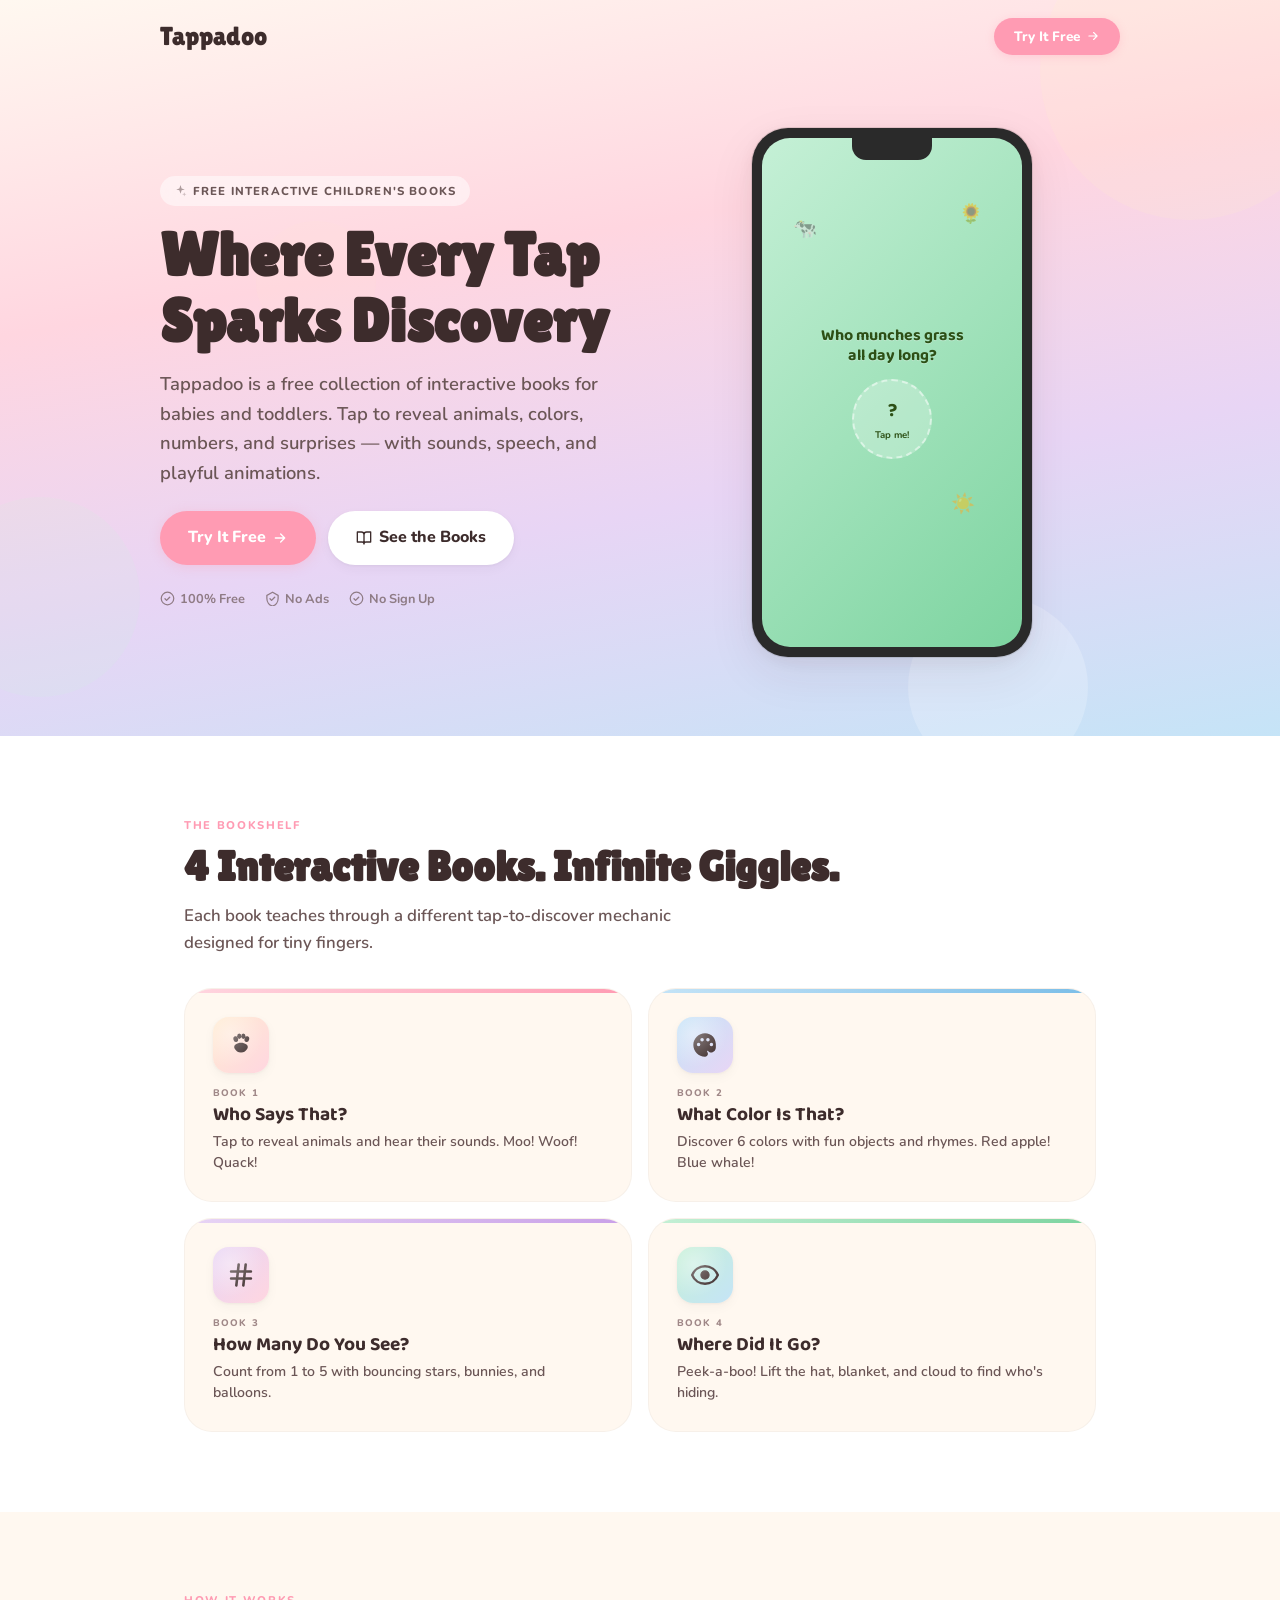
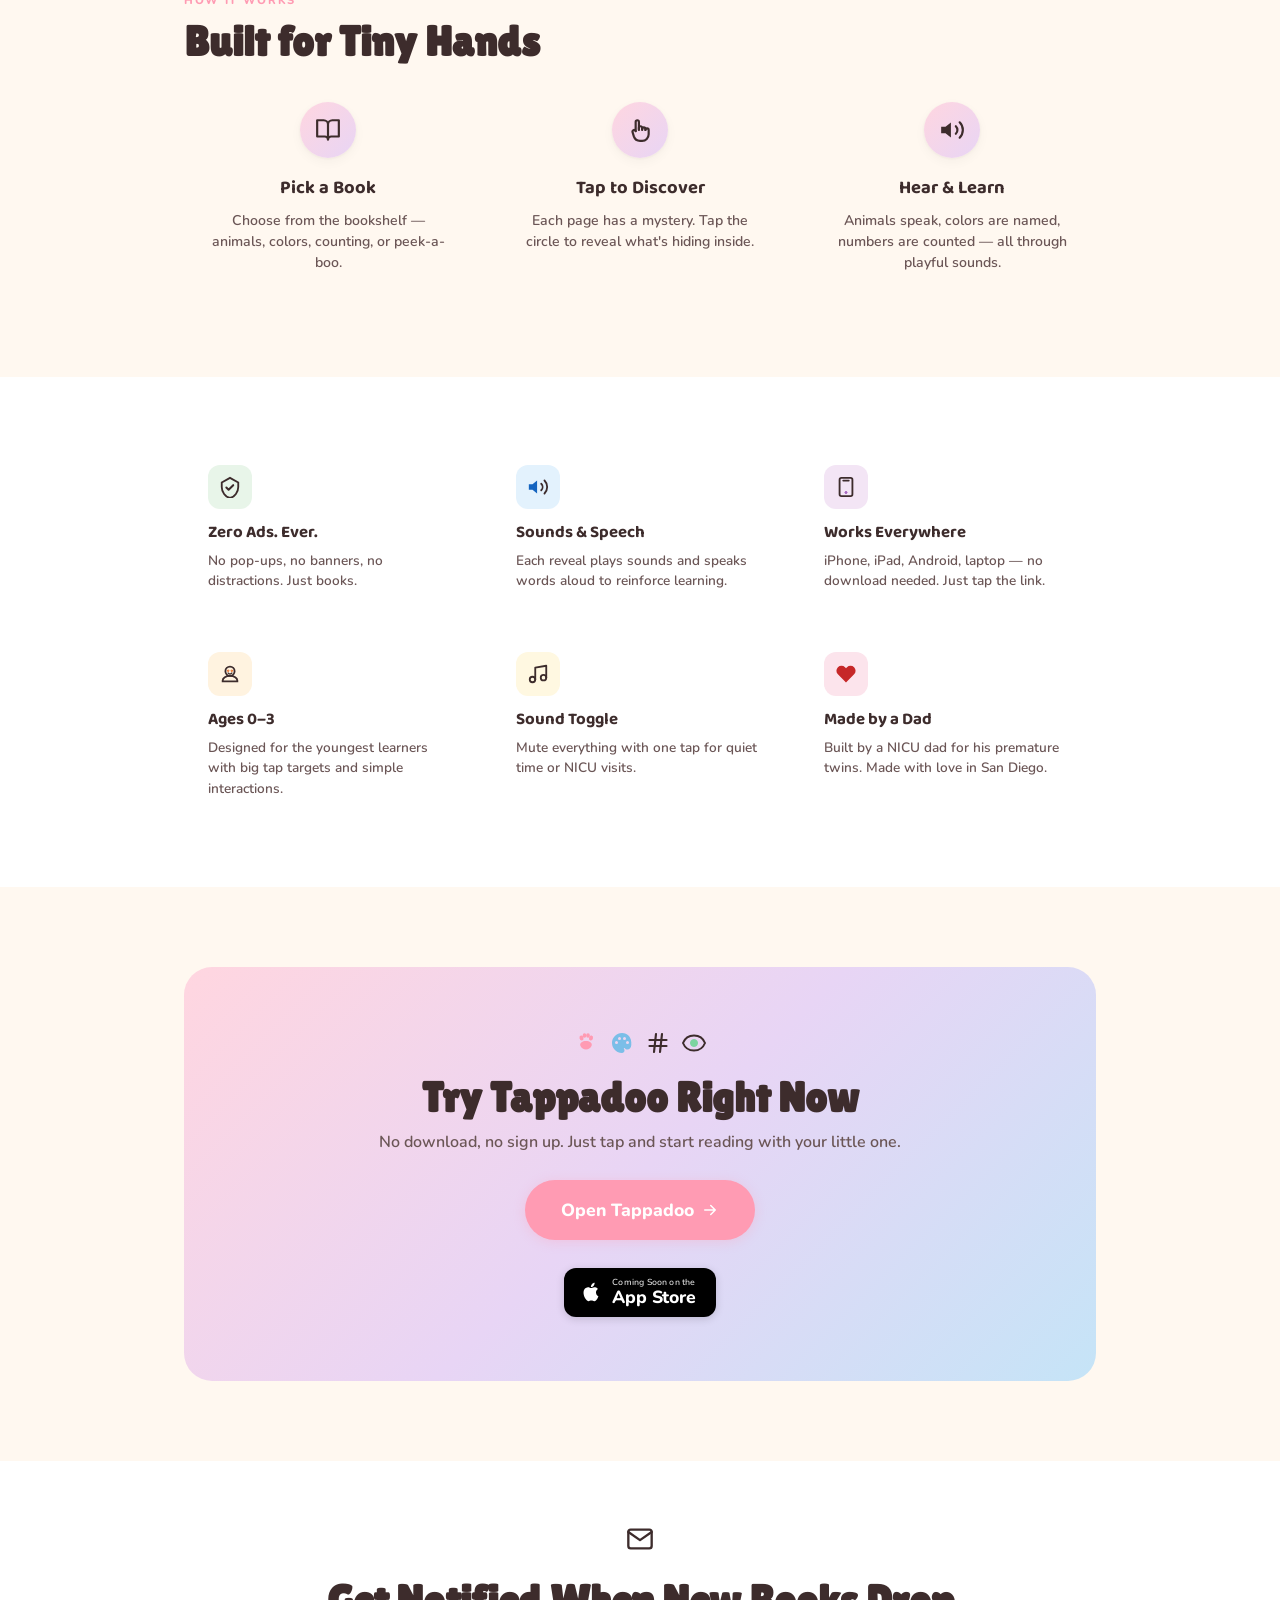
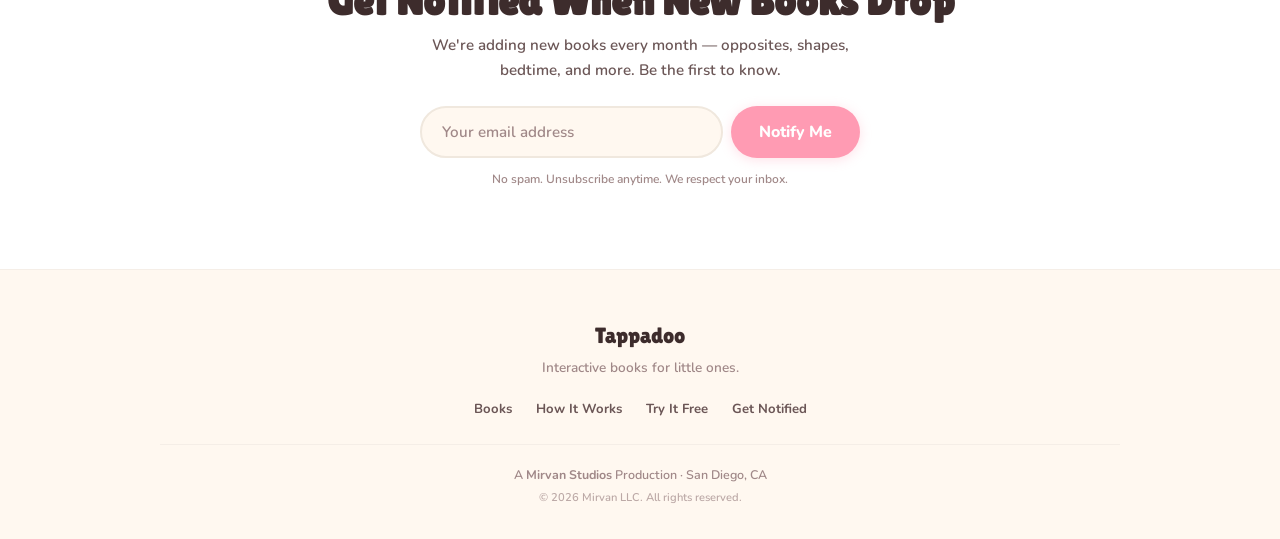
<file: index.html>
<!DOCTYPE html>
<html lang="en">
<head>
  <meta charset="UTF-8" />
  <meta name="viewport" content="width=device-width, initial-scale=1.0" />
  <title>Tappadoo — Free Interactive Books for Babies & Toddlers</title>
  <meta name="description" content="Tappadoo is a free interactive children's book app. Babies and toddlers learn animals, colors, counting, and more through tap-to-discover books. Try it free!" />
  <meta name="keywords" content="interactive children's book, baby book app, toddler learning app, interactive baby book, free kids book, educational app for babies" />
  <meta property="og:title" content="Tappadoo — Free Interactive Books for Babies & Toddlers" />
  <meta property="og:description" content="Tap, discover, and learn! Free interactive books that teach animals, colors, counting, and more." />
  <meta property="og:type" content="website" />
  <meta property="og:url" content="https://interactivechildrensbook.com" />
  <meta name="twitter:card" content="summary_large_image" />
  <meta name="theme-color" content="#FFF8F0" />
  <link rel="canonical" href="https://interactivechildrensbook.com" />
  <link rel="preconnect" href="https://fonts.googleapis.com" />
  <link href="https://fonts.googleapis.com/css2?family=Baloo+2:wght@400;500;600;700;800&family=Lilita+One&family=Nunito:wght@400;600;700;800&display=swap" rel="stylesheet" />
  <link rel="stylesheet" href="landing.css" />
</head>
<body>

  <!-- INLINE SVG DEFS -->
  <svg xmlns="http://www.w3.org/2000/svg" style="display:none;">
    <symbol id="i-apple" viewBox="0 0 24 24"><path d="M18.71 19.5c-.83 1.24-1.71 2.45-3.05 2.47-1.34.03-1.77-.79-3.29-.79-1.53 0-2 .77-3.27.82-1.31.05-2.3-1.32-3.14-2.53C4.25 17 2.94 12.45 4.7 9.39c.87-1.52 2.43-2.48 4.12-2.51 1.28-.02 2.5.87 3.29.87.78 0 2.26-1.07 3.8-.91.65.03 2.47.26 3.64 1.98-.09.06-2.17 1.28-2.15 3.81.03 3.02 2.65 4.03 2.68 4.04-.03.07-.42 1.44-1.38 2.83M13 3.5c.73-.83 1.94-1.46 2.94-1.5.13 1.17-.34 2.35-1.04 3.19-.69.85-1.83 1.51-2.95 1.42-.15-1.15.41-2.35 1.05-3.11z"/></symbol>
    <symbol id="i-paw" viewBox="0 0 24 24"><path d="M12 18.5c-2.5 0-4.5-1.5-5.5-3.5-.6-1.2-.3-2.7.8-3.5 1.5-1.1 3-1.5 4.7-1.5s3.2.4 4.7 1.5c1.1.8 1.4 2.3.8 3.5-1 2-3 3.5-5.5 3.5z"/><ellipse cx="7.5" cy="7" rx="2" ry="2.5" transform="rotate(-15 7.5 7)"/><ellipse cx="10.5" cy="4.5" rx="1.8" ry="2.3"/><ellipse cx="14" cy="4.5" rx="1.8" ry="2.3"/><ellipse cx="17" cy="7" rx="2" ry="2.5" transform="rotate(15 17 7)"/></symbol>
    <symbol id="i-palette" viewBox="0 0 24 24"><path d="M12 2C6.49 2 2 6.49 2 12s4.49 10 10 10c1.38 0 2.5-1.12 2.5-2.5 0-.61-.23-1.2-.64-1.67a.528.528 0 01.12-.68c.29-.22.62-.13.82.12.62.78 1.53 1.23 2.5 1.23 2.21 0 4-2.01 4-4.5C22 6.04 17.51 2 12 2zM6.5 13a1.5 1.5 0 110-3 1.5 1.5 0 010 3zm3-4a1.5 1.5 0 110-3 1.5 1.5 0 010 3zm5 0a1.5 1.5 0 110-3 1.5 1.5 0 010 3zm3 4a1.5 1.5 0 110-3 1.5 1.5 0 010 3z"/></symbol>
    <symbol id="i-hash" viewBox="0 0 24 24"><path d="M10 3L8 21M16 3l-2 18M3.5 9h17M3.5 15h17" fill="none" stroke="currentColor" stroke-width="2.2" stroke-linecap="round"/></symbol>
    <symbol id="i-eye" viewBox="0 0 24 24"><path d="M12 4.5C7 4.5 2.73 7.61 1 12c1.73 4.39 6 7.5 11 7.5s9.27-3.11 11-7.5c-1.73-4.39-6-7.5-11-7.5z" fill="none" stroke="currentColor" stroke-width="2"/><circle cx="12" cy="12" r="3.5"/></symbol>
    <symbol id="i-check" viewBox="0 0 24 24"><circle cx="12" cy="12" r="10" fill="none" stroke="currentColor" stroke-width="2"/><path d="M8 12.5l2.5 2.5 5-5" fill="none" stroke="currentColor" stroke-width="2.2" stroke-linecap="round" stroke-linejoin="round"/></symbol>
    <symbol id="i-shield" viewBox="0 0 24 24"><path d="M12 2L3 7v5c0 5.55 3.84 10.74 9 12 5.16-1.26 9-6.45 9-12V7l-9-5z" fill="none" stroke="currentColor" stroke-width="2"/><path d="M8 12.5l2.5 2.5 5-5" fill="none" stroke="currentColor" stroke-width="2.2" stroke-linecap="round" stroke-linejoin="round"/></symbol>
    <symbol id="i-sound" viewBox="0 0 24 24"><path d="M11 5L6 9H2v6h4l5 4V5z"/><path d="M15.54 8.46a5 5 0 010 7.07M19.07 4.93a10 10 0 010 14.14" fill="none" stroke="currentColor" stroke-width="2" stroke-linecap="round"/></symbol>
    <symbol id="i-device" viewBox="0 0 24 24"><rect x="5" y="2" width="14" height="20" rx="2" fill="none" stroke="currentColor" stroke-width="2"/><circle cx="12" cy="18" r="1"/><line x1="9" y1="5" x2="15" y2="5" stroke="currentColor" stroke-width="2" stroke-linecap="round"/></symbol>
    <symbol id="i-baby" viewBox="0 0 24 24"><circle cx="12" cy="9" r="5" fill="none" stroke="currentColor" stroke-width="2"/><path d="M12 14c-4.42 0-8 2.24-8 5v1h16v-1c0-2.76-3.58-5-8-5z" fill="none" stroke="currentColor" stroke-width="2"/><circle cx="10" cy="8.5" r="0.8"/><circle cx="14" cy="8.5" r="0.8"/><path d="M10 11c.5.6 1.2 1 2 1s1.5-.4 2-1" fill="none" stroke="currentColor" stroke-width="1.5" stroke-linecap="round"/></symbol>
    <symbol id="i-music" viewBox="0 0 24 24"><path d="M9 18V5l12-2v13" fill="none" stroke="currentColor" stroke-width="2" stroke-linecap="round" stroke-linejoin="round"/><circle cx="6" cy="18" r="3" fill="none" stroke="currentColor" stroke-width="2"/><circle cx="18" cy="16" r="3" fill="none" stroke="currentColor" stroke-width="2"/></symbol>
    <symbol id="i-heart" viewBox="0 0 24 24"><path d="M20.84 4.61a5.5 5.5 0 00-7.78 0L12 5.67l-1.06-1.06a5.5 5.5 0 00-7.78 7.78L12 21.23l8.84-8.84a5.5 5.5 0 000-7.78z"/></symbol>
    <symbol id="i-book" viewBox="0 0 24 24"><path d="M2 3h6a4 4 0 014 4v14a3 3 0 00-3-3H2V3zM22 3h-6a4 4 0 00-4 4v14a3 3 0 013-3h7V3z" fill="none" stroke="currentColor" stroke-width="2" stroke-linecap="round" stroke-linejoin="round"/></symbol>
    <symbol id="i-tap" viewBox="0 0 24 24"><path d="M8 13V4.5a1.5 1.5 0 013 0V12" fill="none" stroke="currentColor" stroke-width="2" stroke-linecap="round"/><path d="M11 11.5V10a1.5 1.5 0 013 0v1.5" fill="none" stroke="currentColor" stroke-width="2" stroke-linecap="round"/><path d="M14 12v-1a1.5 1.5 0 013 0v1" fill="none" stroke="currentColor" stroke-width="2" stroke-linecap="round"/><path d="M17 12a1.5 1.5 0 013 0v4a6 6 0 01-6 6h-2a6 6 0 01-5.69-4.1L5 13.5a1.5 1.5 0 012.47-1.15L8 13" fill="none" stroke="currentColor" stroke-width="2" stroke-linecap="round" stroke-linejoin="round"/></symbol>
    <symbol id="i-sparkle" viewBox="0 0 24 24"><path d="M12 2l2.09 6.26L20 10l-5.91 1.74L12 18l-2.09-6.26L4 10l5.91-1.74L12 2z"/><path d="M19 15l1.04 3.13L23 19l-2.96.87L19 23l-1.04-3.13L15 19l2.96-.87L19 15z" opacity=".6"/></symbol>
    <symbol id="i-arrow" viewBox="0 0 24 24"><path d="M5 12h14M13 6l6 6-6 6" fill="none" stroke="currentColor" stroke-width="2" stroke-linecap="round" stroke-linejoin="round"/></symbol>
    <symbol id="i-mail" viewBox="0 0 24 24"><rect x="2" y="4" width="20" height="16" rx="2" fill="none" stroke="currentColor" stroke-width="2"/><path d="M22 6l-10 7L2 6" fill="none" stroke="currentColor" stroke-width="2" stroke-linecap="round" stroke-linejoin="round"/></symbol>
  </svg>

  <!-- NAV -->
  <nav class="nav">
    <div class="nav-inner">
      <a href="/" class="nav-logo">Tappadoo</a>
      <a href="#try" class="nav-cta">Try It Free <svg width="14" height="14"><use href="#i-arrow"/></svg></a>
    </div>
  </nav>

  <!-- HERO -->
  <header class="hero" id="top">
    <div class="hero-bg-shapes">
      <div class="shape shape-1"></div>
      <div class="shape shape-2"></div>
      <div class="shape shape-3"></div>
      <div class="shape shape-4"></div>
    </div>
    <div class="hero-inner">
      <div class="hero-text">
        <div class="hero-badge">
          <svg width="13" height="13" style="fill:currentColor; opacity:0.55;"><use href="#i-sparkle"/></svg>
          Free Interactive Children's Books
        </div>
        <h1>Where Every Tap<br>Sparks Discovery</h1>
        <p class="hero-sub">Tappadoo is a free collection of interactive books for babies and toddlers. Tap to reveal animals, colors, numbers, and surprises — with sounds, speech, and playful animations.</p>
        <div class="hero-actions">
          <a href="#try" class="btn btn-primary">Try It Free <svg width="16" height="16"><use href="#i-arrow"/></svg></a>
          <a href="#books" class="btn btn-secondary"><svg width="16" height="16"><use href="#i-book"/></svg> See the Books</a>
        </div>
        <div class="hero-trust">
          <span class="trust-item"><svg width="15" height="15" class="trust-icon"><use href="#i-check"/></svg> 100% Free</span>
          <span class="trust-item"><svg width="15" height="15" class="trust-icon"><use href="#i-shield"/></svg> No Ads</span>
          <span class="trust-item"><svg width="15" height="15" class="trust-icon"><use href="#i-check"/></svg> No Sign Up</span>
        </div>
      </div>
      <div class="hero-visual">
        <div class="phone-frame">
          <div class="phone-screen">
            <div class="phone-demo">
              <div class="demo-bg"></div>
              <div class="demo-float demo-f1">🐄</div>
              <div class="demo-float demo-f2">🌻</div>
              <div class="demo-float demo-f3">☀️</div>
              <p class="demo-question">Who munches grass<br>all day long?</p>
              <div class="demo-tap-circle"><span>?</span><small>Tap me!</small></div>
            </div>
          </div>
        </div>
      </div>
    </div>
  </header>

  <!-- BOOKS -->
  <section class="books" id="books">
    <div class="section-inner">
      <div class="section-label">The Bookshelf</div>
      <h2>4 Interactive Books. Infinite Giggles.</h2>
      <p class="section-sub">Each book teaches through a different tap-to-discover mechanic designed for tiny fingers.</p>
      <div class="book-grid">
        <div class="book-item" style="--accent:#FFD6E0;--accent-deep:#FF9BB3;">
          <div class="book-item-icon" style="background:linear-gradient(135deg,#FFECD2,#FFD6E0);"><svg width="28" height="28" style="fill:var(--text);"><use href="#i-paw"/></svg></div>
          <div class="book-item-num">Book 1</div>
          <h3>Who Says That?</h3>
          <p>Tap to reveal animals and hear their sounds. Moo! Woof! Quack!</p>
        </div>
        <div class="book-item" style="--accent:#C5E4F7;--accent-deep:#7BBEE8;">
          <div class="book-item-icon" style="background:linear-gradient(135deg,#C5E4F7,#E8D5F5);"><svg width="28" height="28" style="fill:var(--text);"><use href="#i-palette"/></svg></div>
          <div class="book-item-num">Book 2</div>
          <h3>What Color Is That?</h3>
          <p>Discover 6 colors with fun objects and rhymes. Red apple! Blue whale!</p>
        </div>
        <div class="book-item" style="--accent:#E8D5F5;--accent-deep:#C9A0E8;">
          <div class="book-item-icon" style="background:linear-gradient(135deg,#E8D5F5,#FFD6E0);"><svg width="28" height="28" style="fill:none;stroke:var(--text);stroke-width:2;"><use href="#i-hash"/></svg></div>
          <div class="book-item-num">Book 3</div>
          <h3>How Many Do You See?</h3>
          <p>Count from 1 to 5 with bouncing stars, bunnies, and balloons.</p>
        </div>
        <div class="book-item" style="--accent:#C5F0D6;--accent-deep:#7DD4A0;">
          <div class="book-item-icon" style="background:linear-gradient(135deg,#C5F0D6,#C5E4F7);"><svg width="28" height="28" style="fill:var(--text);stroke:var(--text);"><use href="#i-eye"/></svg></div>
          <div class="book-item-num">Book 4</div>
          <h3>Where Did It Go?</h3>
          <p>Peek-a-boo! Lift the hat, blanket, and cloud to find who's hiding.</p>
        </div>
      </div>
    </div>
  </section>

  <!-- HOW IT WORKS -->
  <section class="how" id="how">
    <div class="section-inner">
      <div class="section-label">How It Works</div>
      <h2>Built for Tiny Hands</h2>
      <div class="how-grid">
        <div class="how-step">
          <div class="how-icon"><svg width="26" height="26" style="fill:none;stroke:var(--text);stroke-width:1.8;"><use href="#i-book"/></svg></div>
          <h3>Pick a Book</h3>
          <p>Choose from the bookshelf — animals, colors, counting, or peek-a-boo.</p>
        </div>
        <div class="how-step">
          <div class="how-icon"><svg width="26" height="26" style="fill:none;stroke:var(--text);stroke-width:1.8;"><use href="#i-tap"/></svg></div>
          <h3>Tap to Discover</h3>
          <p>Each page has a mystery. Tap the circle to reveal what's hiding inside.</p>
        </div>
        <div class="how-step">
          <div class="how-icon"><svg width="26" height="26" style="fill:var(--text);"><use href="#i-sound"/></svg></div>
          <h3>Hear & Learn</h3>
          <p>Animals speak, colors are named, numbers are counted — all through playful sounds.</p>
        </div>
      </div>
    </div>
  </section>

  <!-- FEATURES -->
  <section class="features">
    <div class="section-inner">
      <div class="features-grid">
        <div class="feature">
          <div class="feature-icon-wrap" style="--fi-bg:#E8F5E9;"><svg width="22" height="22" style="fill:none;stroke:#2E7D32;"><use href="#i-shield"/></svg></div>
          <h3>Zero Ads. Ever.</h3>
          <p>No pop-ups, no banners, no distractions. Just books.</p>
        </div>
        <div class="feature">
          <div class="feature-icon-wrap" style="--fi-bg:#E3F2FD;"><svg width="22" height="22" style="fill:#1565C0;"><use href="#i-sound"/></svg></div>
          <h3>Sounds & Speech</h3>
          <p>Each reveal plays sounds and speaks words aloud to reinforce learning.</p>
        </div>
        <div class="feature">
          <div class="feature-icon-wrap" style="--fi-bg:#F3E5F5;"><svg width="22" height="22" style="fill:none;stroke:#7B1FA2;"><use href="#i-device"/></svg></div>
          <h3>Works Everywhere</h3>
          <p>iPhone, iPad, Android, laptop — no download needed. Just tap the link.</p>
        </div>
        <div class="feature">
          <div class="feature-icon-wrap" style="--fi-bg:#FFF3E0;"><svg width="22" height="22" style="fill:none;stroke:#E65100;"><use href="#i-baby"/></svg></div>
          <h3>Ages 0–3</h3>
          <p>Designed for the youngest learners with big tap targets and simple interactions.</p>
        </div>
        <div class="feature">
          <div class="feature-icon-wrap" style="--fi-bg:#FFF8E1;"><svg width="22" height="22" style="fill:none;stroke:#F9A825;"><use href="#i-music"/></svg></div>
          <h3>Sound Toggle</h3>
          <p>Mute everything with one tap for quiet time or NICU visits.</p>
        </div>
        <div class="feature">
          <div class="feature-icon-wrap" style="--fi-bg:#FCE4EC;"><svg width="22" height="22" style="fill:#C62828;"><use href="#i-heart"/></svg></div>
          <h3>Made by a Dad</h3>
          <p>Built by a NICU dad for his premature twins. Made with love in San Diego.</p>
        </div>
      </div>
    </div>
  </section>

  <!-- CTA -->
  <section class="cta-section" id="try">
    <div class="section-inner">
      <div class="cta-box">
        <div class="cta-icons">
          <svg width="24" height="24" style="fill:#FF9BB3;"><use href="#i-paw"/></svg>
          <svg width="24" height="24" style="fill:#7BBEE8;"><use href="#i-palette"/></svg>
          <svg width="24" height="24" style="fill:none;stroke:#C9A0E8;stroke-width:2.5;"><use href="#i-hash"/></svg>
          <svg width="24" height="24" style="fill:#7DD4A0;stroke:#7DD4A0;"><use href="#i-eye"/></svg>
        </div>
        <h2>Try Tappadoo Right Now</h2>
        <p>No download, no sign up. Just tap and start reading with your little one.</p>
        <a href="https://tappadoo.vercel.app" target="_blank" rel="noopener" class="btn btn-primary btn-lg">
          Open Tappadoo <svg width="18" height="18"><use href="#i-arrow"/></svg>
        </a>
        <div class="cta-coming">
          <div class="app-store-badge">
            <svg class="apple-logo" width="22" height="26" viewBox="0 0 24 24" fill="currentColor"><use href="#i-apple"/></svg>
            <div class="app-store-text">
              <span class="app-store-small">Coming Soon on the</span>
              <span class="app-store-big">App Store</span>
            </div>
          </div>
        </div>
      </div>
    </div>
  </section>

  <!-- EMAIL SIGNUP -->
  <section class="signup" id="notify">
    <div class="section-inner">
      <div class="signup-icon"><svg width="28" height="28" style="fill:none;stroke:var(--blush-deep);stroke-width:2;"><use href="#i-mail"/></svg></div>
      <h2>Get Notified When New Books Drop</h2>
      <p>We're adding new books every month — opposites, shapes, bedtime, and more. Be the first to know.</p>
      <form class="signup-form" action="https://formspree.io/f/YOURFORMID" method="POST">
        <input type="email" name="email" placeholder="Your email address" required />
        <button type="submit" class="btn btn-primary">Notify Me</button>
      </form>
      <small class="signup-note">No spam. Unsubscribe anytime. We respect your inbox.</small>
    </div>
  </section>

  <!-- FOOTER -->
  <footer class="footer">
    <div class="footer-inner">
      <div class="footer-brand">
        <span class="footer-logo">Tappadoo</span>
        <p>Interactive books for little ones.</p>
      </div>
      <div class="footer-links">
        <a href="#books">Books</a>
        <a href="#how">How It Works</a>
        <a href="#try">Try It Free</a>
        <a href="#notify">Get Notified</a>
      </div>
      <div class="footer-bottom">
        <p>A <strong>Mirvan Studios</strong> Production · San Diego, CA</p>
        <p class="footer-copy">© 2026 Mirvan LLC. All rights reserved.</p>
      </div>
    </div>
  </footer>

  <script>
    document.querySelectorAll('a[href^="#"]').forEach(a => {
      a.addEventListener('click', e => {
        e.preventDefault();
        const el = document.querySelector(a.getAttribute('href'));
        if (el) el.scrollIntoView({ behavior: 'smooth', block: 'start' });
      });
    });
    const nav = document.querySelector('.nav');
    window.addEventListener('scroll', () => nav.classList.toggle('nav-scrolled', window.scrollY > 40));
    const observer = new IntersectionObserver(entries => {
      entries.forEach(e => { if (e.isIntersecting) e.target.classList.add('visible'); });
    }, { threshold: 0.1, rootMargin: '0px 0px -40px 0px' });
    document.querySelectorAll('.book-item,.how-step,.feature,.cta-box').forEach(el => {
      el.classList.add('fade-target'); observer.observe(el);
    });
  </script>
</body>
</html>
</file>
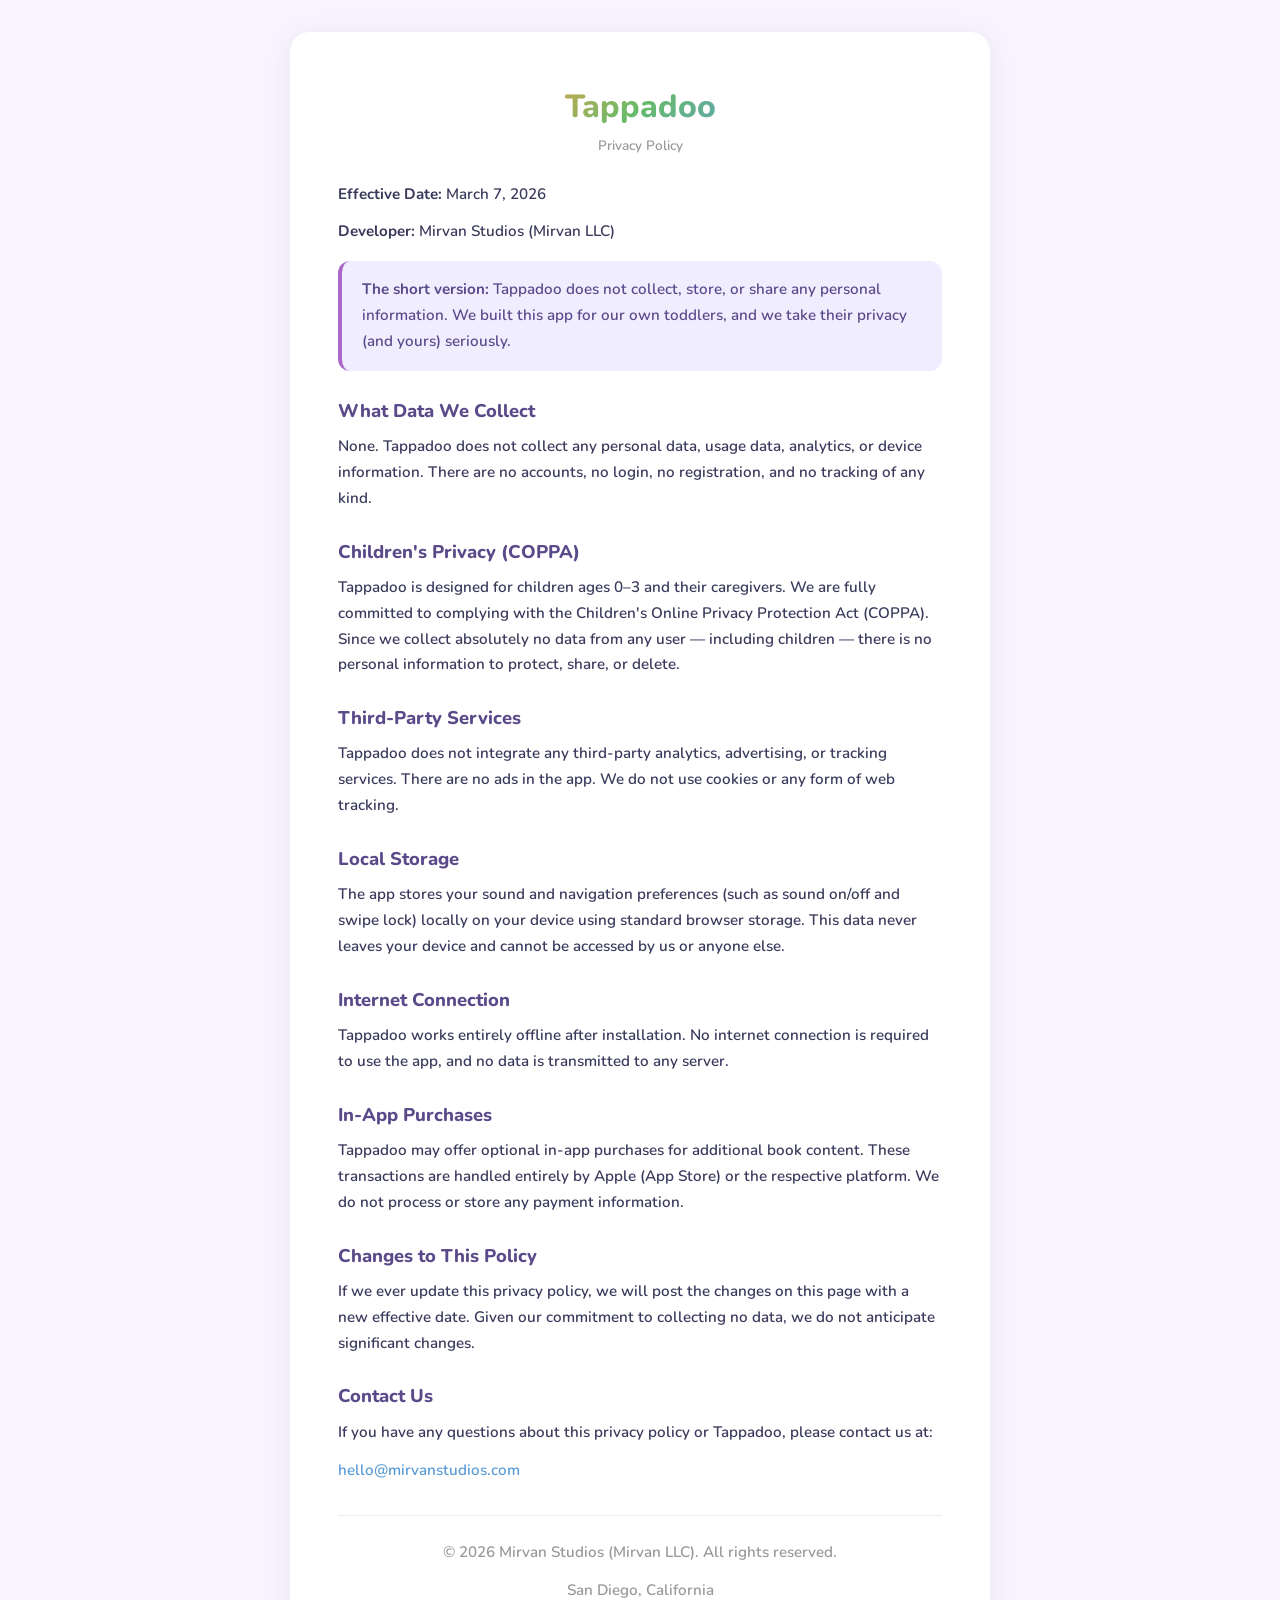
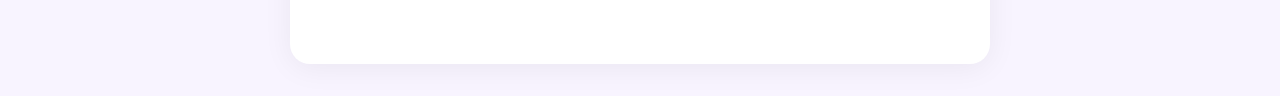
<file: privacy.html>
<!DOCTYPE html>
<html lang="en">
<head>
  <meta charset="UTF-8">
  <meta name="viewport" content="width=device-width, initial-scale=1.0">
  <title>Tappadoo — Privacy Policy</title>
  <link rel="preconnect" href="https://fonts.googleapis.com">
  <link href="https://fonts.googleapis.com/css2?family=Nunito:wght@600;700;800&display=swap" rel="stylesheet">
  <style>
    * { margin: 0; padding: 0; box-sizing: border-box; }
    body {
      font-family: 'Nunito', sans-serif;
      background: #F8F4FF;
      color: #3A3A5C;
      line-height: 1.7;
      padding: 2rem 1.25rem;
    }
    .container {
      max-width: 700px;
      margin: 0 auto;
      background: white;
      border-radius: 20px;
      padding: clamp(1.5rem, 5vw, 3rem);
      box-shadow: 0 4px 30px rgba(0,0,0,0.06);
    }
    .logo { text-align: center; margin-bottom: 1.5rem; }
    .logo h1 {
      font-size: 2rem;
      font-weight: 800;
      background: linear-gradient(135deg, #FF6B6B, #FFA040, #66BB6A, #5B9BD5, #AB68C8);
      -webkit-background-clip: text;
      -webkit-text-fill-color: transparent;
      background-clip: text;
    }
    .logo p { font-size: 0.85rem; color: #999; font-weight: 600; }
    h2 {
      font-size: 1.15rem;
      font-weight: 800;
      color: #5B4A8A;
      margin: 1.5rem 0 0.5rem;
    }
    p { margin-bottom: 0.75rem; font-weight: 600; font-size: 0.95rem; }
    .highlight {
      background: #F0EDFF;
      border-radius: 12px;
      padding: 1rem 1.25rem;
      margin: 1rem 0;
      border-left: 4px solid #AB68C8;
    }
    .highlight p { margin: 0; color: #5B4A8A; }
    .footer {
      text-align: center;
      margin-top: 2rem;
      padding-top: 1.5rem;
      border-top: 1px solid #EEE;
      font-size: 0.85rem;
      color: #999;
    }
    a { color: #5B9BD5; text-decoration: none; }
    a:hover { text-decoration: underline; }
  </style>
</head>
<body>
  <div class="container">
    <div class="logo">
      <h1>Tappadoo</h1>
      <p>Privacy Policy</p>
    </div>

    <p><strong>Effective Date:</strong> March 7, 2026</p>
    <p><strong>Developer:</strong> Mirvan Studios (Mirvan LLC)</p>

    <div class="highlight">
      <p><strong>The short version:</strong> Tappadoo does not collect, store, or share any personal information. We built this app for our own toddlers, and we take their privacy (and yours) seriously.</p>
    </div>

    <h2>What Data We Collect</h2>
    <p>None. Tappadoo does not collect any personal data, usage data, analytics, or device information. There are no accounts, no login, no registration, and no tracking of any kind.</p>

    <h2>Children's Privacy (COPPA)</h2>
    <p>Tappadoo is designed for children ages 0–3 and their caregivers. We are fully committed to complying with the Children's Online Privacy Protection Act (COPPA). Since we collect absolutely no data from any user — including children — there is no personal information to protect, share, or delete.</p>

    <h2>Third-Party Services</h2>
    <p>Tappadoo does not integrate any third-party analytics, advertising, or tracking services. There are no ads in the app. We do not use cookies or any form of web tracking.</p>

    <h2>Local Storage</h2>
    <p>The app stores your sound and navigation preferences (such as sound on/off and swipe lock) locally on your device using standard browser storage. This data never leaves your device and cannot be accessed by us or anyone else.</p>

    <h2>Internet Connection</h2>
    <p>Tappadoo works entirely offline after installation. No internet connection is required to use the app, and no data is transmitted to any server.</p>

    <h2>In-App Purchases</h2>
    <p>Tappadoo may offer optional in-app purchases for additional book content. These transactions are handled entirely by Apple (App Store) or the respective platform. We do not process or store any payment information.</p>

    <h2>Changes to This Policy</h2>
    <p>If we ever update this privacy policy, we will post the changes on this page with a new effective date. Given our commitment to collecting no data, we do not anticipate significant changes.</p>

    <h2>Contact Us</h2>
    <p>If you have any questions about this privacy policy or Tappadoo, please contact us at:</p>
    <p><a href="mailto:hello@mirvanstudios.com">hello@mirvanstudios.com</a></p>

    <div class="footer">
      <p>© 2026 Mirvan Studios (Mirvan LLC). All rights reserved.</p>
      <p>San Diego, California</p>
    </div>
  </div>
</body>
</html>
</file>
<file: landing.css>
/* ============================================
   TAPPADOO LANDING — landing.css
   Warm pastel nursery aesthetic + SVG icons
   ============================================ */

:root {
  --cream: #FFF8F0;
  --cream-dark: #F0E8DE;
  --blush: #FFD6E0;
  --blush-deep: #FF9BB3;
  --lavender: #E8D5F5;
  --lavender-deep: #C9A0E8;
  --mint: #C5F0D6;
  --mint-deep: #7DD4A0;
  --sky: #C5E4F7;
  --sky-deep: #7BBEE8;
  --peach: #FFE0C8;
  --peach-deep: #FFB88A;
  --lemon: #FFF4B8;
  --coral: #FF8A80;
  --text: #3D2C2C;
  --text-mid: #6B5656;
  --text-light: #A08888;
  --white: #FFFFFF;
  --radius: 20px;
  --radius-lg: 28px;
  --shadow-sm: 0 1px 3px rgba(60,40,40,0.05), 0 4px 12px rgba(60,40,40,0.04);
  --shadow-md: 0 2px 8px rgba(60,40,40,0.06), 0 8px 24px rgba(60,40,40,0.06);
  --shadow-lg: 0 4px 16px rgba(60,40,40,0.06), 0 16px 48px rgba(60,40,40,0.08);
}

*, *::before, *::after { box-sizing: border-box; margin: 0; padding: 0; }
html { scroll-behavior: smooth; -webkit-text-size-adjust: 100%; }
body {
  font-family: 'Nunito', sans-serif;
  background: var(--cream);
  color: var(--text);
  line-height: 1.6;
  overflow-x: hidden;
}
.section-inner { max-width: 960px; margin: 0 auto; padding: 0 1.5rem; }

/* Scroll animations */
.fade-target { opacity: 0; transform: translateY(20px); transition: opacity 0.5s ease, transform 0.5s ease; }
.fade-target.visible { opacity: 1; transform: translateY(0); }
.fade-target:nth-child(2) { transition-delay: 0.07s; }
.fade-target:nth-child(3) { transition-delay: 0.14s; }
.fade-target:nth-child(4) { transition-delay: 0.21s; }
.fade-target:nth-child(5) { transition-delay: 0.28s; }
.fade-target:nth-child(6) { transition-delay: 0.35s; }

/* ============================================
   NAV
   ============================================ */
.nav { position: fixed; top: 0; left: 0; right: 0; z-index: 100; padding: 1rem 1.5rem; transition: all 0.3s ease; }
.nav-scrolled { background: rgba(255,248,240,0.92); backdrop-filter: blur(12px); -webkit-backdrop-filter: blur(12px); box-shadow: 0 1px 8px rgba(60,40,40,0.06); padding: 0.6rem 1.5rem; }
.nav-inner { max-width: 960px; margin: 0 auto; display: flex; align-items: center; justify-content: space-between; }
.nav-logo { font-family: 'Lilita One', cursive; font-size: 1.6rem; color: var(--text); text-decoration: none; }
.nav-cta {
  display: inline-flex; align-items: center; gap: 6px;
  font-family: 'Nunito', sans-serif; font-weight: 800; font-size: 0.85rem;
  color: var(--white); background: var(--blush-deep);
  padding: 8px 20px; border-radius: 50px; text-decoration: none;
  transition: all 0.2s ease; box-shadow: 0 2px 8px rgba(255,155,179,0.3);
}
.nav-cta svg { fill: none; stroke: currentColor; }
.nav-cta:hover { transform: translateY(-1px); box-shadow: 0 4px 12px rgba(255,155,179,0.4); }

/* ============================================
   BUTTONS
   ============================================ */
.btn {
  display: inline-flex; align-items: center; gap: 0.4rem;
  font-family: 'Nunito', sans-serif; font-weight: 800; font-size: 1rem;
  padding: 14px 28px; border-radius: 50px; text-decoration: none;
  border: none; cursor: pointer; transition: all 0.2s ease;
}
.btn svg { fill: none; stroke: currentColor; flex-shrink: 0; }
.btn-primary { background: var(--blush-deep); color: var(--white); box-shadow: 0 2px 12px rgba(255,155,179,0.3); }
.btn-primary:hover { transform: translateY(-2px); box-shadow: 0 4px 20px rgba(255,155,179,0.4); }
.btn-secondary { background: var(--white); color: var(--text); box-shadow: var(--shadow-sm); }
.btn-secondary:hover { transform: translateY(-2px); box-shadow: var(--shadow-md); }
.btn-lg { font-size: 1.1rem; padding: 16px 36px; }

/* ============================================
   HERO
   ============================================ */
.hero {
  position: relative; padding: 7rem 1.5rem 4rem; overflow: hidden;
  background: linear-gradient(170deg, var(--cream) 0%, var(--blush) 35%, var(--lavender) 65%, var(--sky) 100%);
}
.hero-bg-shapes { position: absolute; inset: 0; overflow: hidden; pointer-events: none; }
.shape { position: absolute; border-radius: 50%; opacity: 0.12; }
.shape-1 { width: 300px; height: 300px; background: var(--lemon); top: -80px; right: -60px; }
.shape-2 { width: 200px; height: 200px; background: var(--mint); bottom: 40px; left: -60px; }
.shape-3 { width: 120px; height: 120px; background: var(--peach); top: 30%; left: 20%; }
.shape-4 { width: 180px; height: 180px; background: var(--white); bottom: -40px; right: 15%; opacity: 0.2; }

.hero-inner {
  max-width: 960px; margin: 0 auto;
  display: grid; grid-template-columns: 1fr; gap: 3rem; align-items: center;
  position: relative; z-index: 1;
}
@media (min-width: 700px) {
  .hero-inner { grid-template-columns: 1fr 1fr; gap: 3rem; }
  .hero { padding: 8rem 1.5rem 5rem; }
}

.hero-badge {
  display: inline-flex; align-items: center; gap: 6px;
  font-size: 0.72rem; font-weight: 800; letter-spacing: 0.1em; text-transform: uppercase;
  background: rgba(255,255,255,0.5); backdrop-filter: blur(8px); -webkit-backdrop-filter: blur(8px);
  color: var(--text-mid); padding: 6px 14px; border-radius: 50px; margin-bottom: 1rem;
}
.hero h1 { font-family: 'Lilita One', cursive; font-size: clamp(2.4rem,7vw,3.8rem); line-height: 1.08; color: var(--text); margin-bottom: 1rem; }
.hero-sub { font-size: clamp(1rem,2.5vw,1.15rem); color: var(--text-mid); font-weight: 600; line-height: 1.6; max-width: 480px; margin-bottom: 1.5rem; }
.hero-actions { display: flex; gap: 0.75rem; flex-wrap: wrap; margin-bottom: 1.5rem; }
.hero-trust { display: flex; gap: 1.25rem; flex-wrap: wrap; }
.trust-item { display: inline-flex; align-items: center; gap: 5px; font-size: 0.8rem; font-weight: 700; color: var(--text-mid); opacity: 0.7; }
.trust-icon { fill: none; stroke: currentColor; }

/* Phone mockup */
.hero-visual { display: flex; justify-content: center; }
.phone-frame {
  width: clamp(220px,55vw,280px); aspect-ratio: 9/17;
  background: #2A2A2A; border-radius: 36px; padding: 10px;
  box-shadow: var(--shadow-lg), 0 0 0 1px rgba(0,0,0,0.1); position: relative;
}
.phone-frame::before {
  content: ''; position: absolute; top: 10px; left: 50%; transform: translateX(-50%);
  width: 80px; height: 22px; background: #2A2A2A; border-radius: 0 0 14px 14px; z-index: 2;
}
.phone-screen { width: 100%; height: 100%; border-radius: 28px; overflow: hidden; position: relative; }
.phone-demo { width: 100%; height: 100%; display: flex; flex-direction: column; align-items: center; justify-content: center; position: relative; padding: 1rem; }
.demo-bg { position: absolute; inset: 0; background: linear-gradient(135deg, #C5F0D6 0%, #7DD4A0 100%); }
.demo-float { position: absolute; font-size: 1.2rem; opacity: 0.5; z-index: 1; }
.demo-f1 { top: 15%; left: 12%; animation: floatAround 6s ease-in-out infinite; }
.demo-f2 { top: 12%; right: 15%; animation: floatAround 5s ease-in-out 0.5s infinite; }
.demo-f3 { bottom: 25%; right: 18%; animation: floatAround 7s ease-in-out 1s infinite; }
.demo-question {
  font-family: 'Baloo 2', cursive; font-size: clamp(0.85rem,2.5vw,1rem); font-weight: 700;
  color: #2d5016; text-align: center; position: relative; z-index: 1;
  line-height: 1.3; margin-bottom: 0.75rem; text-shadow: 0 1px 0 rgba(255,255,255,0.3);
}
.demo-tap-circle {
  width: 80px; height: 80px; border-radius: 50%;
  background: rgba(255,255,255,0.25); border: 2px dashed rgba(255,255,255,0.5);
  display: flex; flex-direction: column; align-items: center; justify-content: center;
  position: relative; z-index: 1; animation: pulse 2s ease-in-out infinite; color: #2d5016;
}
.demo-tap-circle span { font-family: 'Baloo 2', cursive; font-size: 1.2rem; font-weight: 700; }
.demo-tap-circle small { font-family: 'Nunito', sans-serif; font-size: 0.6rem; font-weight: 700; }

@keyframes floatAround {
  0%, 100% { transform: translateY(0) rotate(0deg); }
  25% { transform: translateY(-8px) rotate(4deg); }
  75% { transform: translateY(-12px) rotate(-3deg); }
}
@keyframes pulse {
  0%, 100% { transform: scale(1); }
  50% { transform: scale(1.05); opacity: 0.85; }
}

/* ============================================
   SECTION BASE
   ============================================ */
.section-label {
  font-family: 'Nunito', sans-serif; font-size: 0.7rem; font-weight: 800;
  letter-spacing: 0.15em; text-transform: uppercase; color: var(--blush-deep); margin-bottom: 0.5rem;
}
section h2 { font-family: 'Lilita One', cursive; font-size: clamp(1.8rem,5vw,2.6rem); line-height: 1.15; color: var(--text); margin-bottom: 0.75rem; }
.section-sub { font-size: clamp(0.95rem,2.3vw,1.05rem); color: var(--text-mid); font-weight: 600; max-width: 520px; margin-bottom: 2rem; }

/* ============================================
   BOOKS
   ============================================ */
.books { padding: 5rem 0; background: var(--white); position: relative; }
.books::before { content: ''; position: absolute; top: -1px; left: -5%; width: 110%; height: 40px; background: var(--white); border-radius: 0 0 50% 50%; }
.book-grid { display: grid; grid-template-columns: 1fr; gap: 1rem; }
@media (min-width: 550px) { .book-grid { grid-template-columns: 1fr 1fr; } }
.book-item {
  background: var(--cream); border-radius: var(--radius-lg); padding: 1.75rem;
  position: relative; overflow: hidden; transition: all 0.25s ease;
  border: 1.5px solid rgba(0,0,0,0.03);
}
.book-item::before {
  content: ''; position: absolute; top: 0; left: 0; right: 0; height: 4px;
  background: linear-gradient(90deg, var(--accent), var(--accent-deep));
  border-radius: var(--radius-lg) var(--radius-lg) 0 0;
}
.book-item:hover { transform: translateY(-3px); box-shadow: var(--shadow-md); }

.book-item-icon {
  width: 56px; height: 56px; border-radius: 16px;
  display: flex; align-items: center; justify-content: center;
  margin-bottom: 0.75rem; box-shadow: var(--shadow-sm);
  position: relative; overflow: hidden;
}
.book-item-icon::after {
  content: ''; position: absolute; inset: 0;
  background: radial-gradient(circle at 30% 30%, rgba(255,255,255,0.4) 0%, transparent 60%);
  pointer-events: none;
}
.book-item-num { font-size: 0.6rem; font-weight: 800; letter-spacing: 0.12em; text-transform: uppercase; color: var(--text-light); margin-bottom: 0.15rem; }
.book-item h3 { font-family: 'Baloo 2', cursive; font-size: 1.2rem; font-weight: 700; color: var(--text); margin-bottom: 0.3rem; line-height: 1.2; }
.book-item p { font-size: 0.88rem; color: var(--text-mid); font-weight: 600; line-height: 1.5; }

/* ============================================
   HOW IT WORKS
   ============================================ */
.how { padding: 5rem 0; background: var(--cream); }
.how-grid { display: grid; grid-template-columns: 1fr; gap: 1.5rem; }
@media (min-width: 650px) { .how-grid { grid-template-columns: 1fr 1fr 1fr; } }
.how-step { text-align: center; padding: 1.5rem; }
.how-icon {
  width: 56px; height: 56px; border-radius: 50%;
  background: linear-gradient(135deg, var(--blush), var(--lavender));
  display: flex; align-items: center; justify-content: center;
  margin: 0 auto 1rem; box-shadow: var(--shadow-sm);
}
.how-step h3 { font-family: 'Baloo 2', cursive; font-size: 1.15rem; font-weight: 700; margin-bottom: 0.4rem; }
.how-step p { font-size: 0.88rem; color: var(--text-mid); font-weight: 600; line-height: 1.5; }

/* ============================================
   FEATURES
   ============================================ */
.features { padding: 4rem 0; background: var(--white); }
.features-grid { display: grid; grid-template-columns: 1fr; gap: 0.75rem; }
@media (min-width: 550px) { .features-grid { grid-template-columns: 1fr 1fr; } }
@media (min-width: 800px) { .features-grid { grid-template-columns: 1fr 1fr 1fr; } }
.feature { padding: 1.5rem; border-radius: var(--radius); transition: all 0.25s ease; }
.feature:hover { background: var(--cream); }

.feature-icon-wrap {
  width: 44px; height: 44px; border-radius: 12px;
  background: var(--fi-bg, #F5F5F5);
  display: flex; align-items: center; justify-content: center;
  margin-bottom: 0.7rem;
}
.feature h3 { font-family: 'Baloo 2', cursive; font-size: 1.05rem; font-weight: 700; margin-bottom: 0.25rem; }
.feature p { font-size: 0.85rem; color: var(--text-mid); font-weight: 600; line-height: 1.5; }

/* ============================================
   CTA
   ============================================ */
.cta-section { padding: 5rem 0; background: var(--cream); }
.cta-box {
  background: linear-gradient(135deg, var(--blush) 0%, var(--lavender) 50%, var(--sky) 100%);
  border-radius: var(--radius-lg); padding: clamp(2.5rem,6vw,4rem) clamp(1.5rem,4vw,3rem);
  text-align: center; position: relative; overflow: hidden;
}
.cta-icons { display: flex; justify-content: center; gap: 0.75rem; margin-bottom: 1.2rem; }
.cta-box h2 { color: var(--text); margin-bottom: 0.5rem; }
.cta-box p { color: var(--text-mid); font-weight: 600; margin-bottom: 1.5rem; font-size: 1rem; }
.cta-coming { margin-top: 1.8rem; }

/* Apple App Store badge */
.app-store-badge {
  display: inline-flex; align-items: center; gap: 10px;
  background: #000000; color: #FFFFFF;
  padding: 10px 20px 10px 16px; border-radius: 12px;
  transition: all 0.2s ease;
  box-shadow: 0 2px 8px rgba(0,0,0,0.15);
}
.app-store-badge:hover { transform: translateY(-1px); box-shadow: 0 4px 16px rgba(0,0,0,0.2); }
.apple-logo { flex-shrink: 0; margin-top: -2px; }
.app-store-text { text-align: left; line-height: 1; }
.app-store-small { display: block; font-family: 'Nunito', sans-serif; font-size: 0.55rem; font-weight: 600; letter-spacing: 0.02em; opacity: 0.85; margin-bottom: 2px; }
.app-store-big { display: block; font-family: 'Nunito', sans-serif; font-size: 1.1rem; font-weight: 800; letter-spacing: -0.01em; }

/* ============================================
   EMAIL SIGNUP
   ============================================ */
.signup { padding: 4rem 0 5rem; background: var(--white); text-align: center; }
.signup-icon { margin-bottom: 1rem; }
.signup h2 { margin-bottom: 0.5rem; }
.signup > .section-inner > p { color: var(--text-mid); font-weight: 600; font-size: 0.95rem; max-width: 440px; margin: 0 auto 1.5rem; }
.signup-form { display: flex; gap: 0.5rem; max-width: 440px; margin: 0 auto; flex-wrap: wrap; justify-content: center; }
.signup-form input {
  flex: 1; min-width: 200px; padding: 14px 20px;
  border: 2px solid var(--cream-dark); border-radius: 50px;
  font-family: 'Nunito', sans-serif; font-size: 0.95rem; font-weight: 600;
  color: var(--text); background: var(--cream); outline: none; transition: border-color 0.2s ease;
}
.signup-form input:focus { border-color: var(--blush-deep); }
.signup-form input::placeholder { color: var(--text-light); }
.signup-note { display: block; margin-top: 0.75rem; font-size: 0.75rem; color: var(--text-light); font-weight: 600; }

/* ============================================
   FOOTER
   ============================================ */
.footer { background: var(--cream); padding: 3rem 1.5rem 2rem; border-top: 1px solid rgba(0,0,0,0.04); }
.footer-inner { max-width: 960px; margin: 0 auto; text-align: center; }
.footer-logo { font-family: 'Lilita One', cursive; font-size: 1.4rem; color: var(--text); }
.footer-brand p { font-size: 0.85rem; color: var(--text-light); font-weight: 600; margin-top: 0.2rem; }
.footer-links { display: flex; gap: 1.5rem; justify-content: center; flex-wrap: wrap; margin: 1.25rem 0; }
.footer-links a { font-size: 0.82rem; font-weight: 700; color: var(--text-mid); text-decoration: none; transition: color 0.2s ease; }
.footer-links a:hover { color: var(--blush-deep); }
.footer-bottom { margin-top: 1.5rem; padding-top: 1.25rem; border-top: 1px solid rgba(0,0,0,0.04); }
.footer-bottom p { font-size: 0.78rem; color: var(--text-light); font-weight: 600; }
.footer-copy { margin-top: 0.25rem; font-size: 0.7rem !important; opacity: 0.7; }

/* ============================================
   MOBILE
   ============================================ */
@media (max-width: 500px) {
  .hero { padding: 6rem 1.25rem 3rem; }
  .hero-actions { flex-direction: column; }
  .hero-actions .btn { text-align: center; justify-content: center; }
  .phone-frame { width: 200px; }
}
</file>
